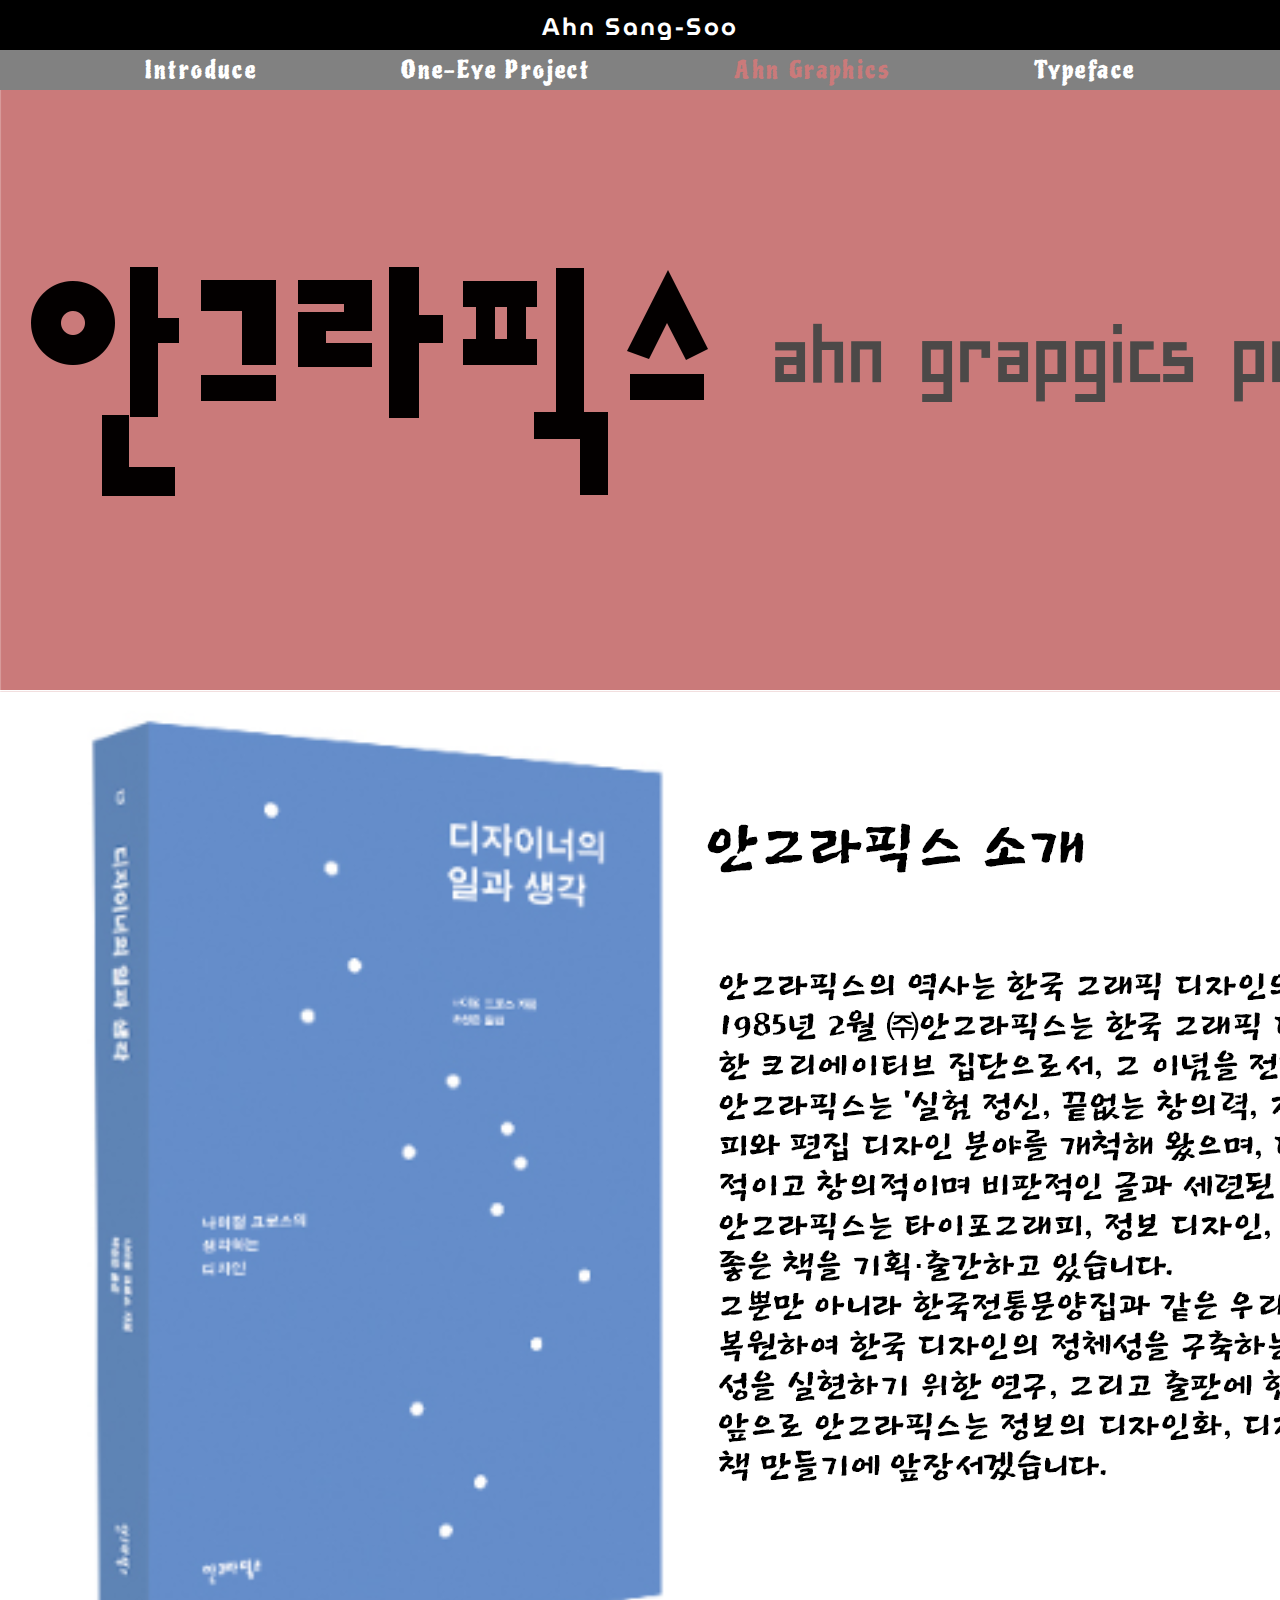
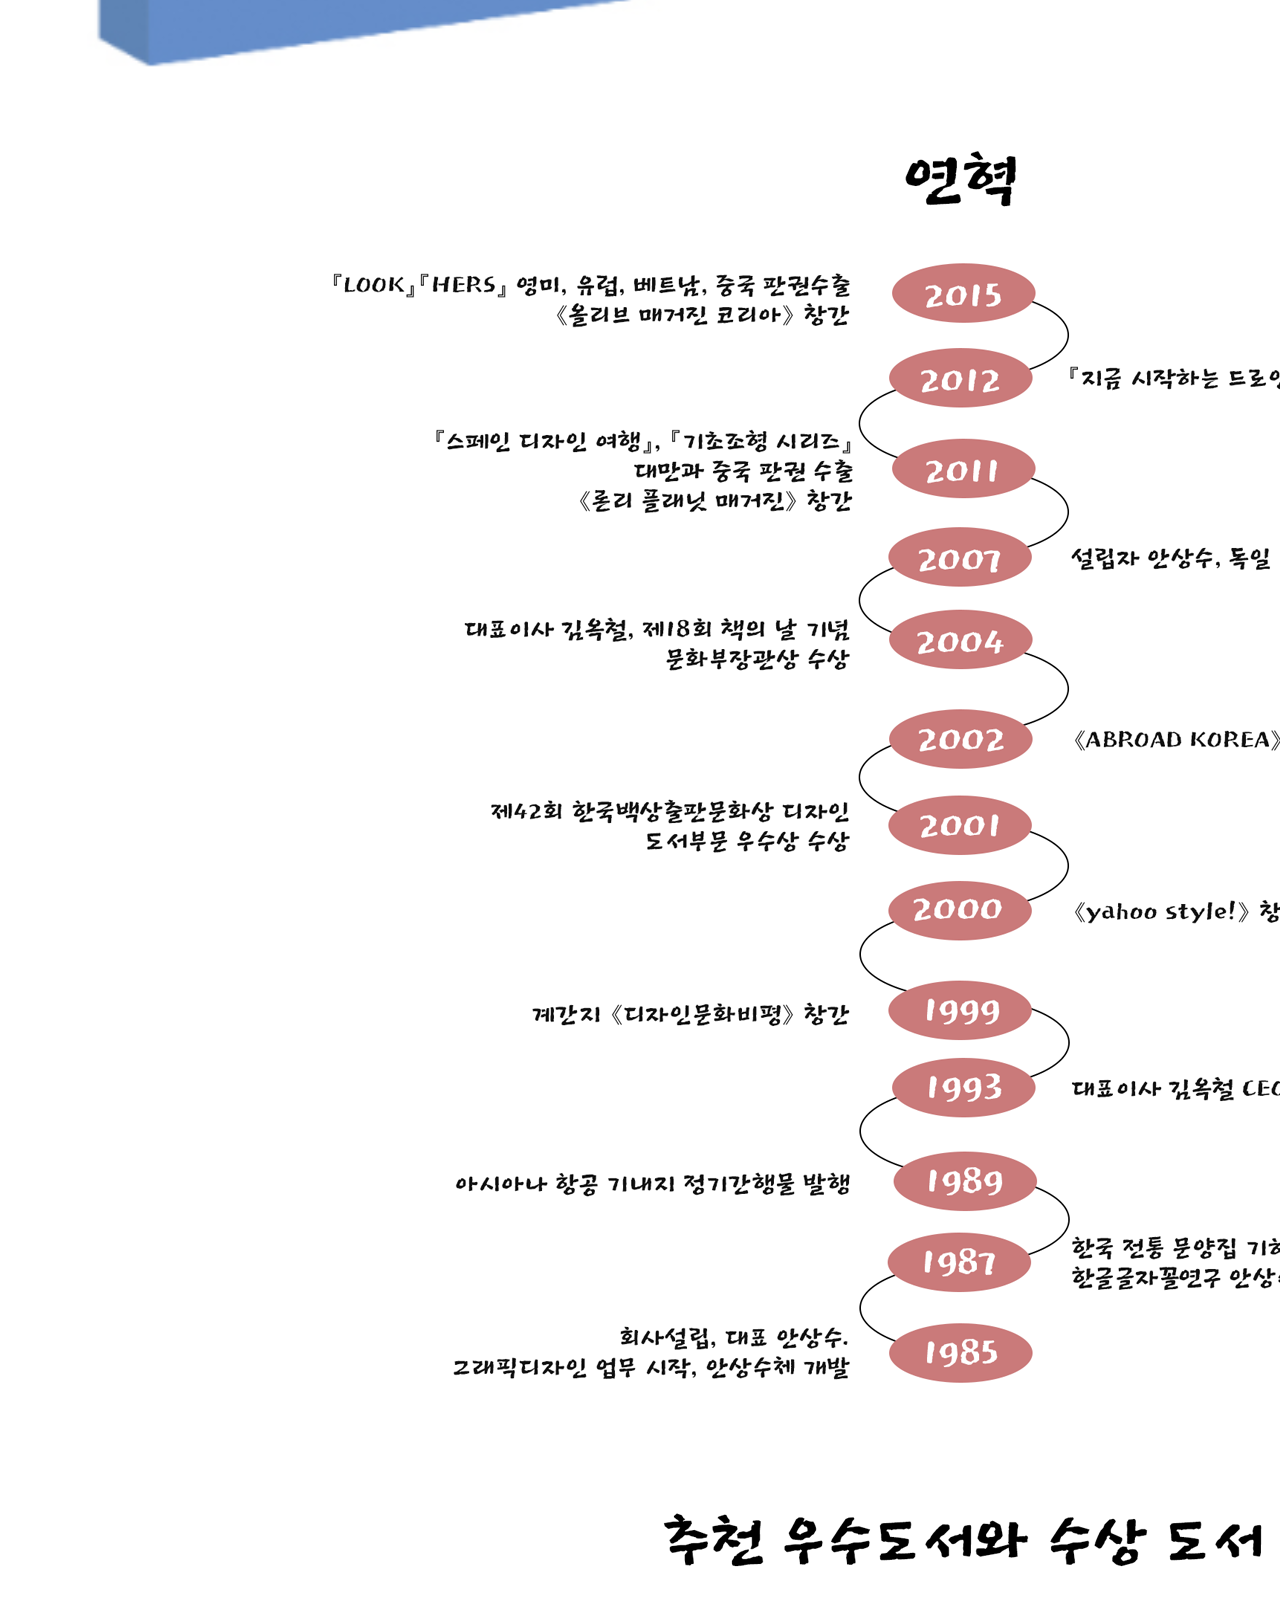
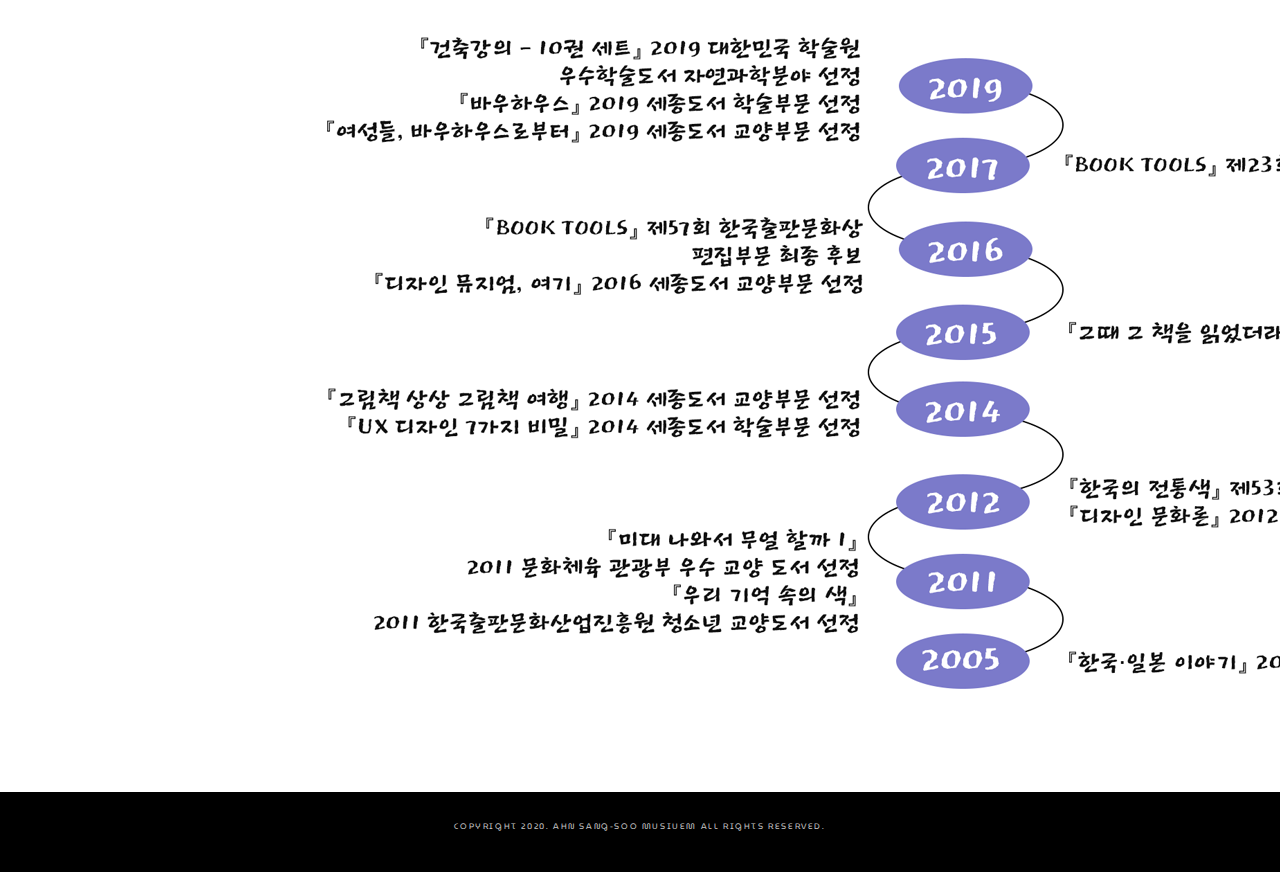
<file: p03.html>
<!DOCTYPE html>
<html lang="ko" dir="ltr">
<head>
  <meta charset="utf-8">
  <title>Ahn Sang-Soo</title>
  <link rel="stylesheet" href="css/master.css">
<link href="https://fonts.googleapis.com/css2?family=MuseoModerno:wght@100;200;300;400;500;600;700;800;900&display=swap" rel="stylesheet">
<link href="https://fonts.googleapis.com/css2?family=Piedra&display=swap" rel="stylesheet">
</head>
<body>
  <header class="logo_form">
    <div class="logotext_form">
    <a href="index.html">  Ahn Sang-Soo </a>
    </div>
  </header>
  <nav class="menu_form_01">
    <ui>
      <li class="menutext_form_01"><a href="p01.html">Introduce</a></li>
      <li class="menutext_form_01"><a href="p02.html">One-Eye Project</a></li>
      <li class="menutext_form_01"><a href="p03.html" style="color: #ca7a7a">Ahn Graphics</a></li>
      <li class="menutext_form_01"><a href="p04-1.html">Typeface</a></li>
    </ui>
  </nav>
  <section>
    <div class="p03_top"><div class="p03_img"><img src="img/p03_top_z_top.png"></div></div>
    <div class="p03_body"><img src="img/p03_body_01.png"></div>
    <div class="p03_body"><img src="img/p03_body_02.png"></div>
    <div class="p03_body"><img src="img/p03_body_03.png"></div>
  </section>
  <footer class="footer_form">
    <div class="footertext_form">
    copyright 2020. Ahn Sang-Soo Musiuem All Rights Reserved.
    </div>
  </footer>
</body>
</file>
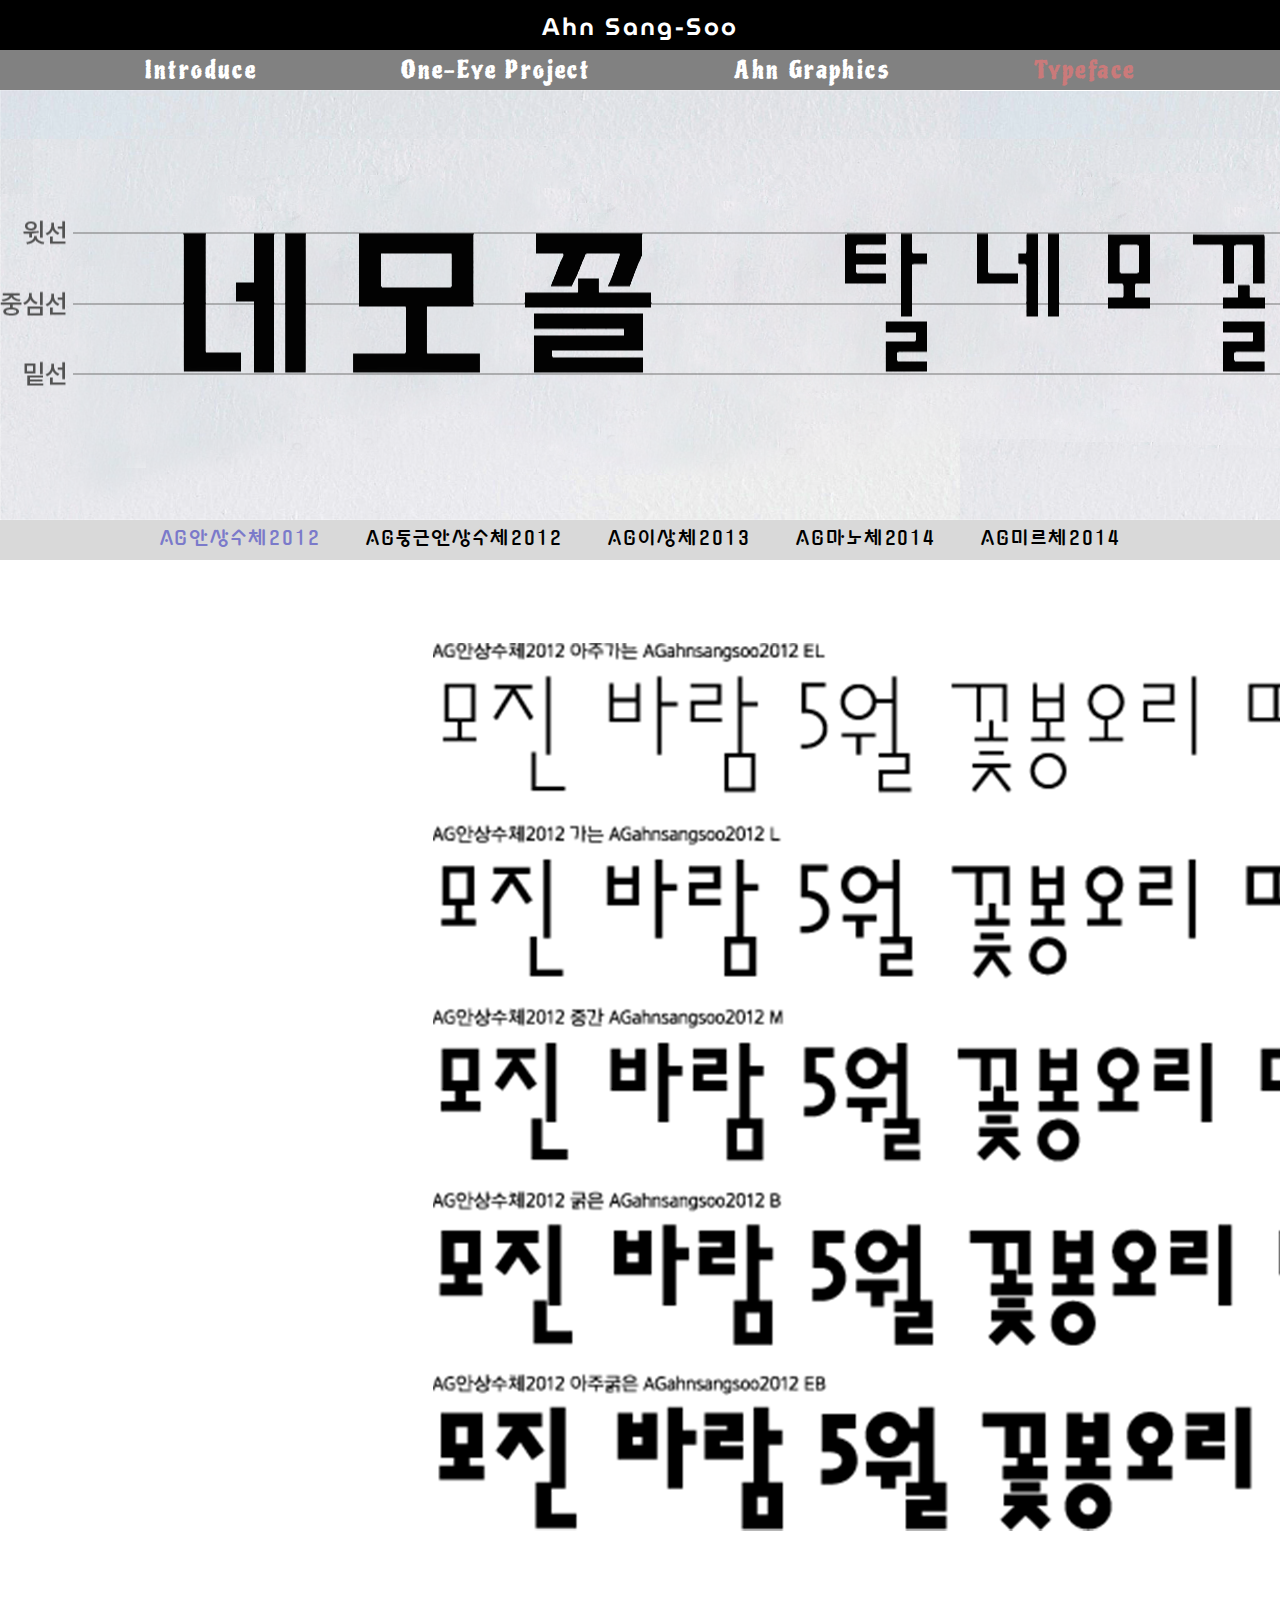
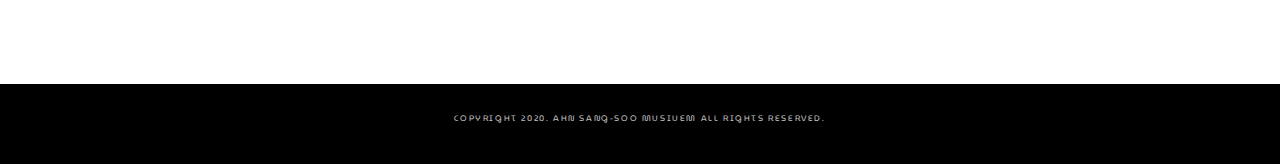
<file: p04-1.html>
<!DOCTYPE html>
<html lang="ko" dir="ltr">
<head>
  <meta charset="utf-8">
  <title>Ahn Sang-Soo</title>
  <link rel="stylesheet" href="css/master.css">
  <link href="https://fonts.googleapis.com/css2?family=MuseoModerno:wght@100;200;300;400;500;600;700;800;900&display=swap" rel="stylesheet">
  <link href="https://fonts.googleapis.com/css2?family=Piedra&display=swap" rel="stylesheet">
  <link href="https://fonts.googleapis.com/css2?family=Gugi&display=swap" rel="stylesheet">
</head>
<body>
  <header class="logo_form">
    <div class="logotext_form">
    <a href="index.html">  Ahn Sang-Soo </a>
    </div>
  </header>
  <nav class="menu_form_01">
    <ui>
      <li class="menutext_form_01"><a href="p01.html">Introduce</a></li>
      <li class="menutext_form_01"><a href="p02.html">One-Eye Project</a></li>
      <li class="menutext_form_01"><a href="p03.html">Ahn Graphics</a></li>
      <li class="menutext_form_01"><a href="p04-1.html" style="color: #ca7a7a">Typeface</a></li>
    </ui>
  </nav>
  <section>
    <div class="p04_top"><div class="p04_img"><img src="img/p04_top_z_top.png"></div></div>
  </section>
  <nav class="menu_form_02" >
    <ui>
      <li class="menutext_form_02"><a href="p04-1.html" style="color: #7b7aca">AG안상수체2012</a></li>
      <li class="menutext_form_02"><a href="p04-2.html">AG둥근안상수체2012</a></li>
      <li class="menutext_form_02"><a href="p04-3.html">AG이상체2013</a></li>
      <li class="menutext_form_02"><a href="p04-4.html">AG마노체2014</a></li>
      <li class="menutext_form_02"><a href="p04-5.html">AG미르체2014</a></li>
    </ui>
  </nav>
  <section>
    <div class="p04_body"><img src="img/p04_01_body.png"></div>
  </section>
  <footer class="footer_form">
    <div class="footertext_form">
    copyright 2020. Ahn Sang-Soo Musiuem All Rights Reserved.
    </div>
  </footer>
</body>
</file>
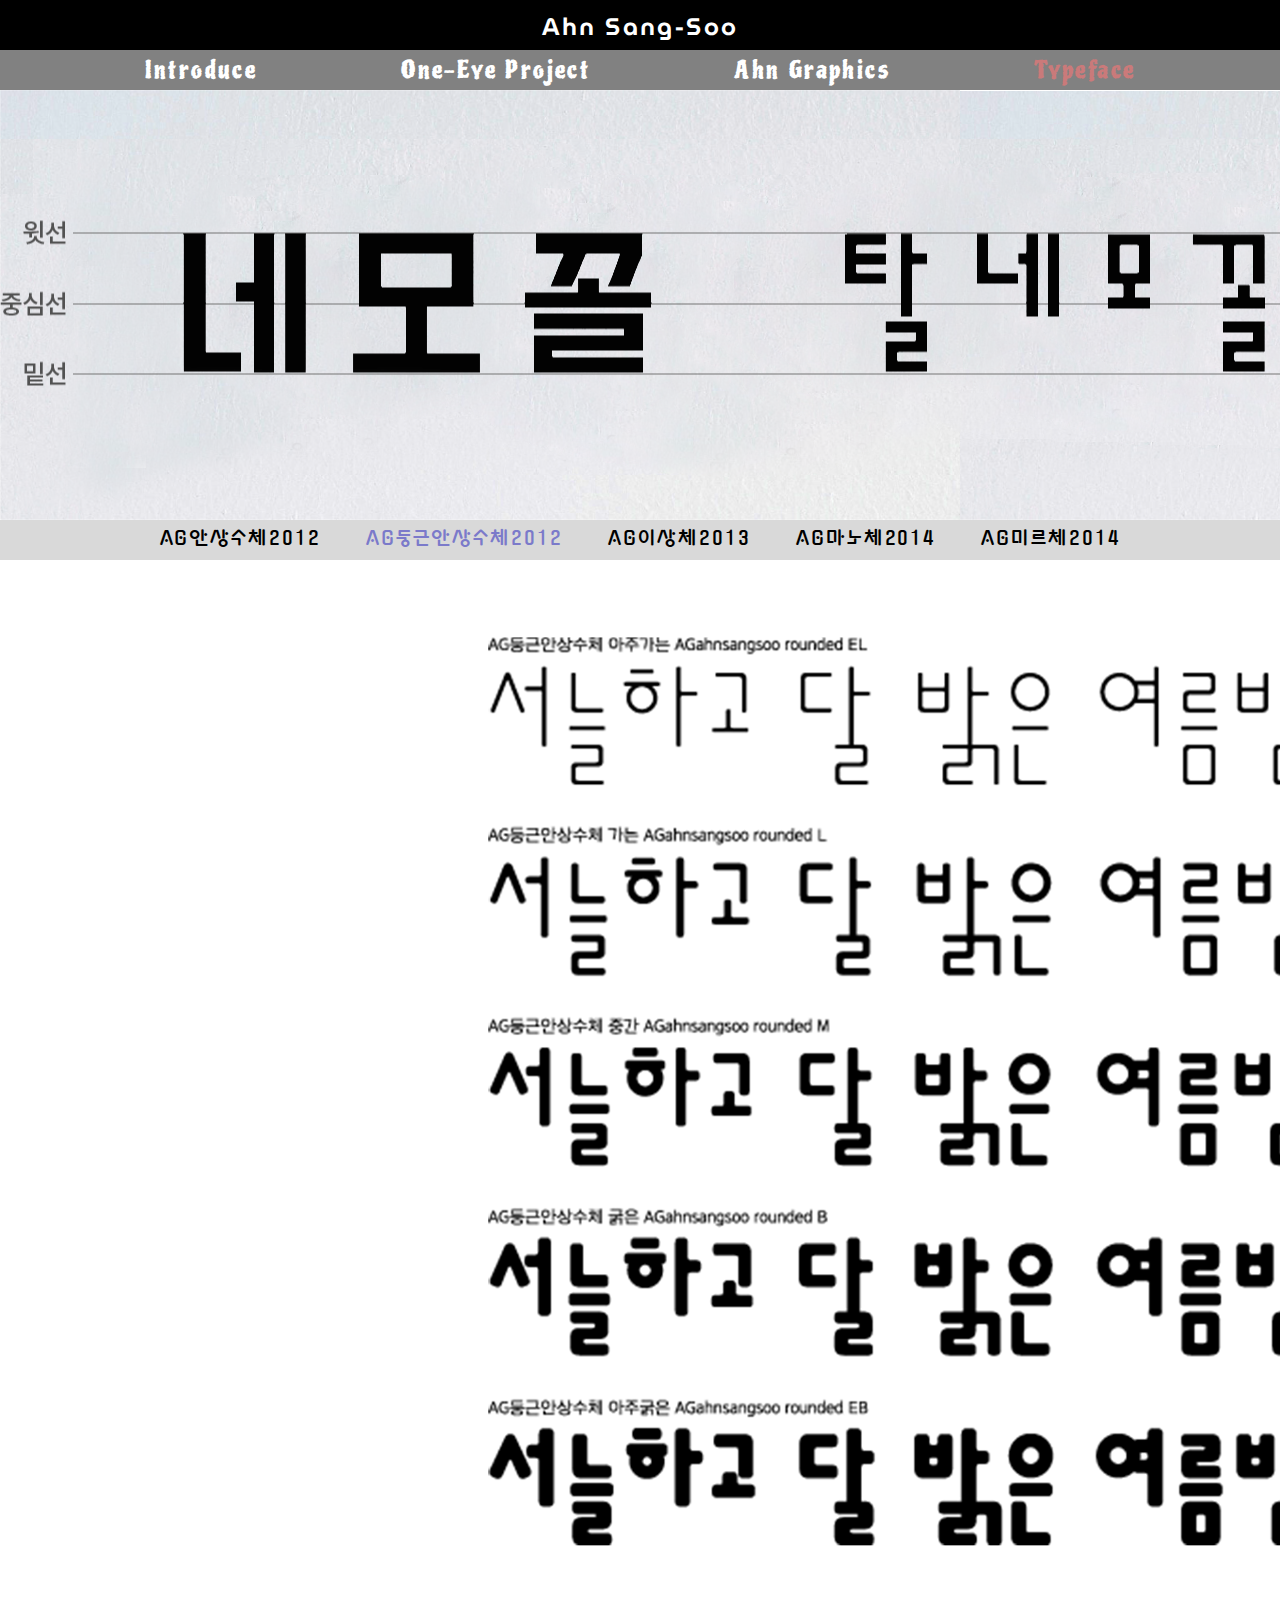
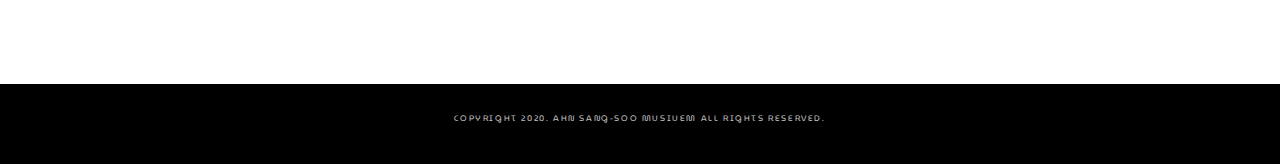
<file: p04-2.html>
<!DOCTYPE html>
<html lang="ko" dir="ltr">
<head>
  <meta charset="utf-8">
  <title>Ahn Sang-Soo</title>
  <link rel="stylesheet" href="css/master.css">
  <link href="https://fonts.googleapis.com/css2?family=MuseoModerno:wght@100;200;300;400;500;600;700;800;900&display=swap" rel="stylesheet">
  <link href="https://fonts.googleapis.com/css2?family=Piedra&display=swap" rel="stylesheet">
  <link href="https://fonts.googleapis.com/css2?family=Gugi&display=swap" rel="stylesheet">
</head>
<body>
  <header class="logo_form">
    <div class="logotext_form">
    <a href="index.html">  Ahn Sang-Soo </a>
    </div>
  </header>
  <nav class="menu_form_01">
    <ui>
      <li class="menutext_form_01"><a href="p01.html">Introduce</a></li>
      <li class="menutext_form_01"><a href="p02.html">One-Eye Project</a></li>
      <li class="menutext_form_01"><a href="p03.html">Ahn Graphics</a></li>
      <li class="menutext_form_01"><a href="p04-1.html" style="color: #ca7a7a">Typeface</a></li>
    </ui>
  </nav>
  <section>
    <div class="p04_top"><div class="p04_img"><img src="img/p04_top_z_top.png"></div>
  </section>
  <nav class="menu_form_02" >
    <ui>
      <li class="menutext_form_02"><a href="p04-1.html">AG안상수체2012</a></li>
      <li class="menutext_form_02"><a href="p04-2.html" style="color: #7b7aca">AG둥근안상수체2012</a></li>
      <li class="menutext_form_02"><a href="p04-3.html">AG이상체2013</a></li>
      <li class="menutext_form_02"><a href="p04-4.html">AG마노체2014</a></li>
      <li class="menutext_form_02"><a href="p04-5.html">AG미르체2014</a></li>
    </ui>
  </nav>
  <section>
    <div class="p04_body"><img src="img/p04_02_body.png"></div>
  </section>
  <footer class="footer_form">
    <div class="footertext_form">
    copyright 2020. Ahn Sang-Soo Musiuem All Rights Reserved.
    </div>
  </footer>
</body>
</file>
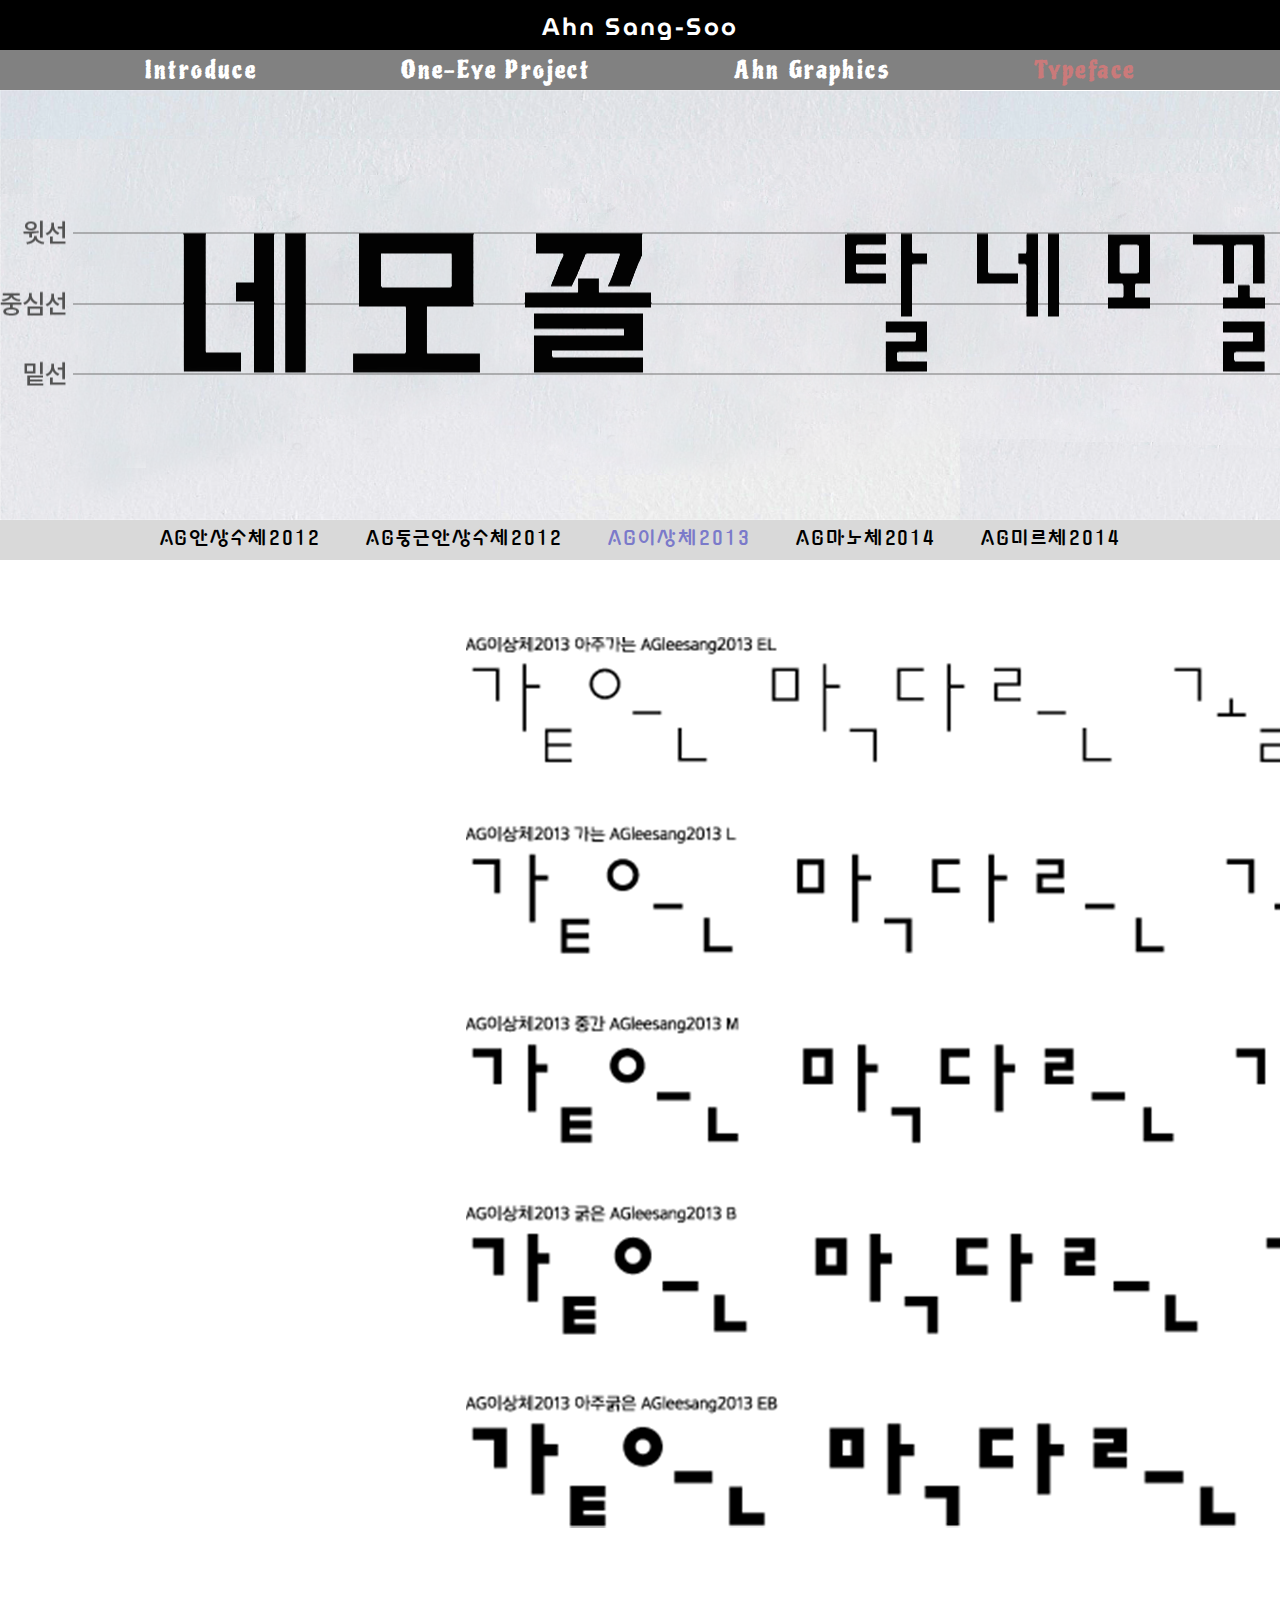
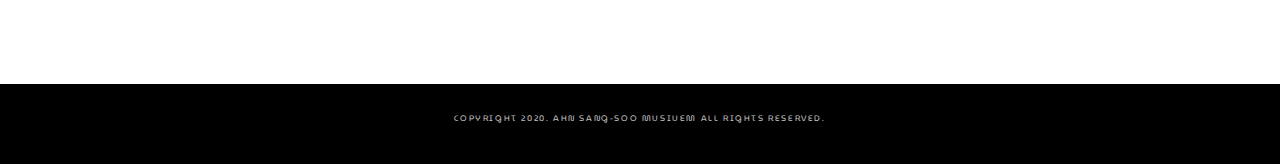
<file: p04-3.html>
<!DOCTYPE html>
<html lang="ko" dir="ltr">
<head>
  <meta charset="utf-8">
  <title>Ahn Sang-Soo</title>
  <link rel="stylesheet" href="css/master.css">
  <link href="https://fonts.googleapis.com/css2?family=MuseoModerno:wght@100;200;300;400;500;600;700;800;900&display=swap" rel="stylesheet">
  <link href="https://fonts.googleapis.com/css2?family=Piedra&display=swap" rel="stylesheet">
  <link href="https://fonts.googleapis.com/css2?family=Gugi&display=swap" rel="stylesheet">
</head>
<body>
  <header class="logo_form">
    <div class="logotext_form">
    <a href="index.html">  Ahn Sang-Soo </a>
    </div>
  </header>
  <nav class="menu_form_01">
    <ui>
      <li class="menutext_form_01"><a href="p01.html">Introduce</a></li>
      <li class="menutext_form_01"><a href="p02.html">One-Eye Project</a></li>
      <li class="menutext_form_01"><a href="p03.html">Ahn Graphics</a></li>
      <li class="menutext_form_01"><a href="p04-1.html" style="color: #ca7a7a">Typeface</a></li>
    </ui>
  </nav>
  <section>
    <div class="p04_top"><div class="p04_img"><img src="img/p04_top_z_top.png"></div>
  </section>
  <nav class="menu_form_02" >
    <ui>
      <li class="menutext_form_02"><a href="p04-1.html">AG안상수체2012</a></li>
      <li class="menutext_form_02"><a href="p04-2.html">AG둥근안상수체2012</a></li>
      <li class="menutext_form_02"><a href="p04-3.html" style="color: #7b7aca">AG이상체2013</a></li>
      <li class="menutext_form_02"><a href="p04-4.html">AG마노체2014</a></li>
      <li class="menutext_form_02"><a href="p04-5.html">AG미르체2014</a></li>
    </ui>
  </nav>
  <section>
    <div class="p04_body"><img src="img/p04_03_body.png"></div>
  </section>
  <footer class="footer_form">
    <div class="footertext_form">
    copyright 2020. Ahn Sang-Soo Musiuem All Rights Reserved.
    </div>
  </footer>
</body>
</file>
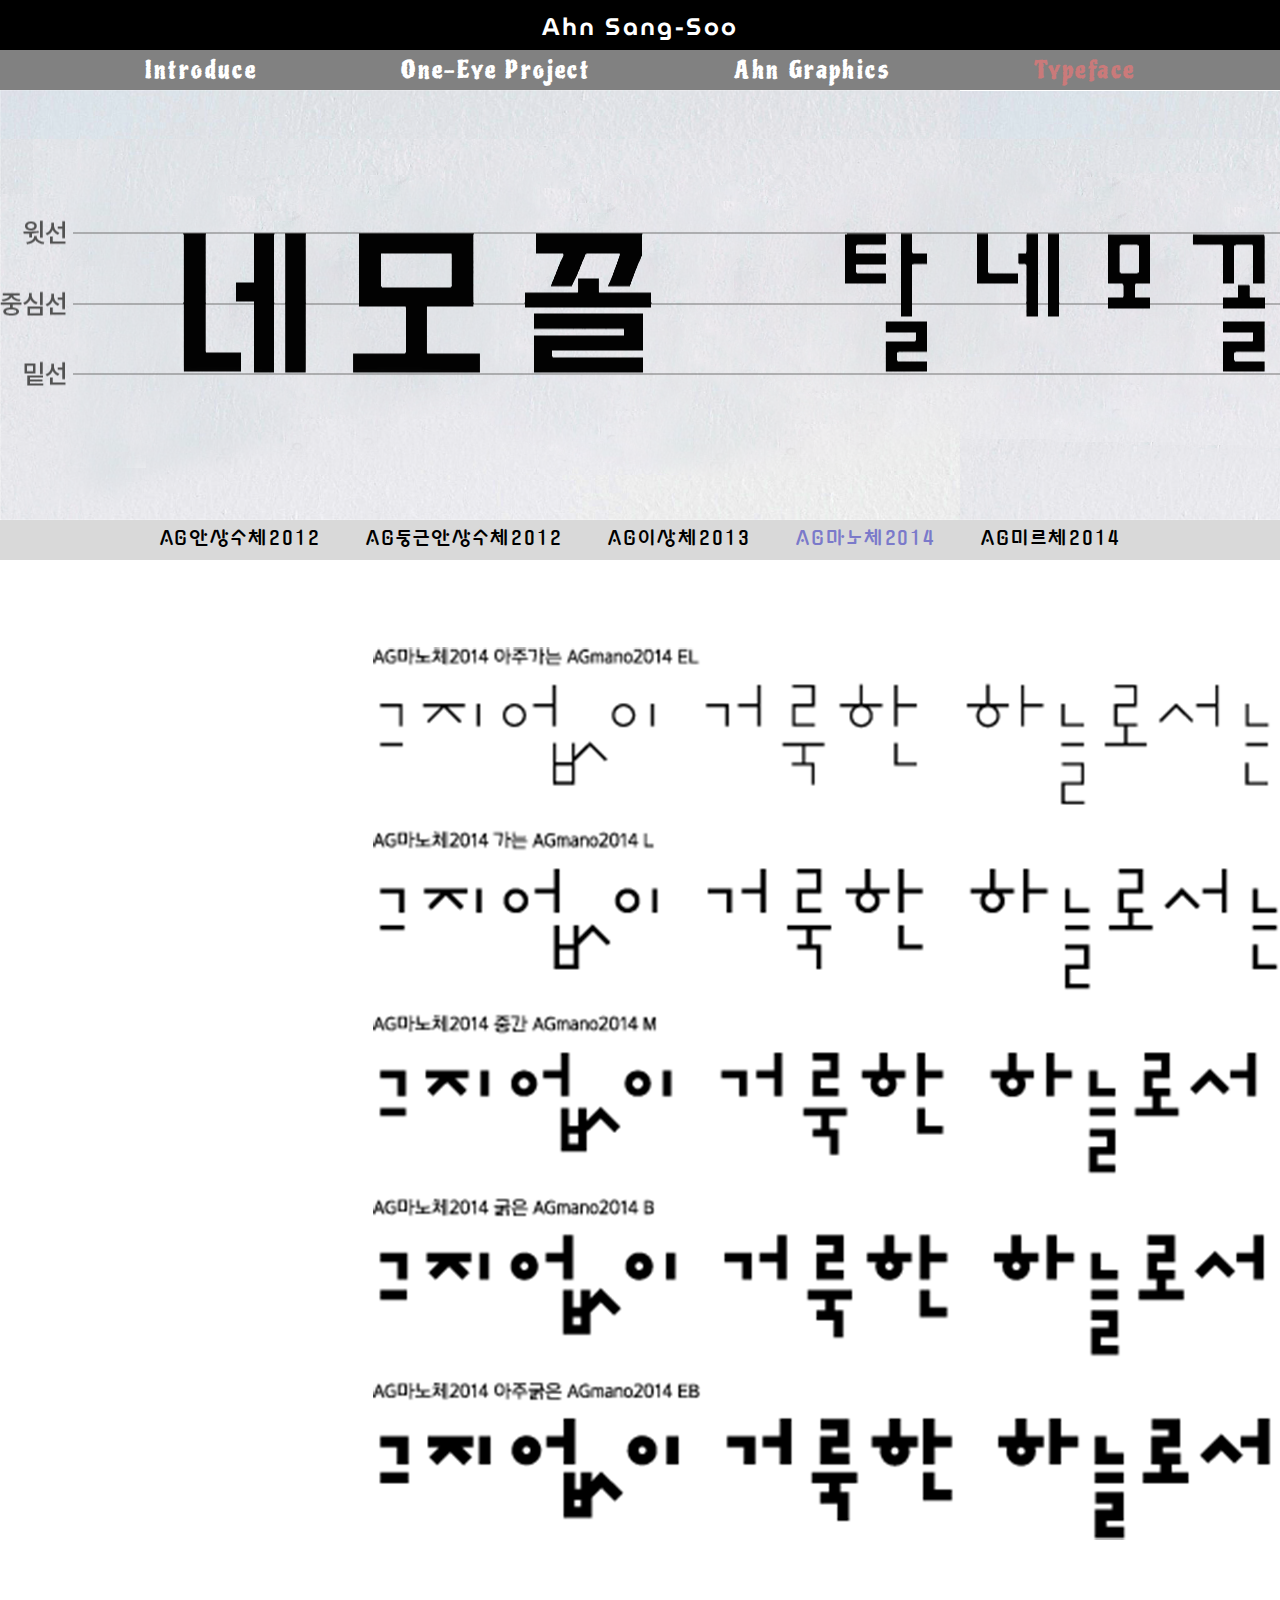
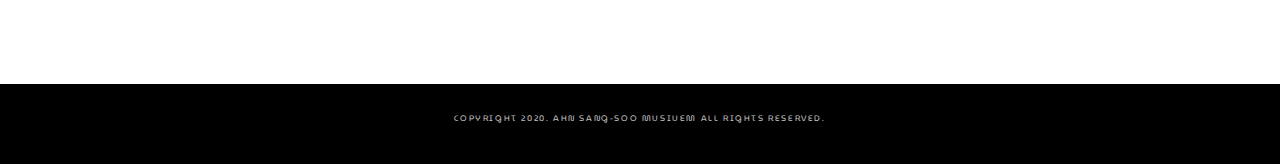
<file: p04-4.html>
<!DOCTYPE html>
<html lang="ko" dir="ltr">
<head>
  <meta charset="utf-8">
  <title>Ahn Sang-Soo</title>
  <link rel="stylesheet" href="css/master.css">
  <link href="https://fonts.googleapis.com/css2?family=MuseoModerno:wght@100;200;300;400;500;600;700;800;900&display=swap" rel="stylesheet">
  <link href="https://fonts.googleapis.com/css2?family=Piedra&display=swap" rel="stylesheet">
  <link href="https://fonts.googleapis.com/css2?family=Gugi&display=swap" rel="stylesheet">
</head>
<body>
  <header class="logo_form">
    <div class="logotext_form">
    <a href="index.html">  Ahn Sang-Soo </a>
    </div>
  </header>
  <nav class="menu_form_01">
    <ui>
      <li class="menutext_form_01"><a href="p01.html">Introduce</a></li>
      <li class="menutext_form_01"><a href="p02.html">One-Eye Project</a></li>
      <li class="menutext_form_01"><a href="p03.html">Ahn Graphics</a></li>
      <li class="menutext_form_01"><a href="p04-1.html" style="color: #ca7a7a">Typeface</a></li>
    </ui>
  </nav>
  <section>
    <div class="p04_top"><div class="p04_img"><img src="img/p04_top_z_top.png"></div>
  </section>
  <nav class="menu_form_02" >
    <ui>
      <li class="menutext_form_02"><a href="p04-1.html">AG안상수체2012</a></li>
      <li class="menutext_form_02"><a href="p04-2.html">AG둥근안상수체2012</a></li>
      <li class="menutext_form_02"><a href="p04-3.html">AG이상체2013</a></li>
      <li class="menutext_form_02"><a href="p04-4.html" style="color: #7b7aca">AG마노체2014</a></li>
      <li class="menutext_form_02"><a href="p04-5.html">AG미르체2014</a></li>
    </ui>
  </nav>
  <section>
    <div class="p04_body"><img src="img/p04_04_body.png"></div>
  </section>
  <footer class="footer_form">
    <div class="footertext_form">
    copyright 2020. Ahn Sang-Soo Musiuem All Rights Reserved.
    </div>
  </footer>
</body>
</file>
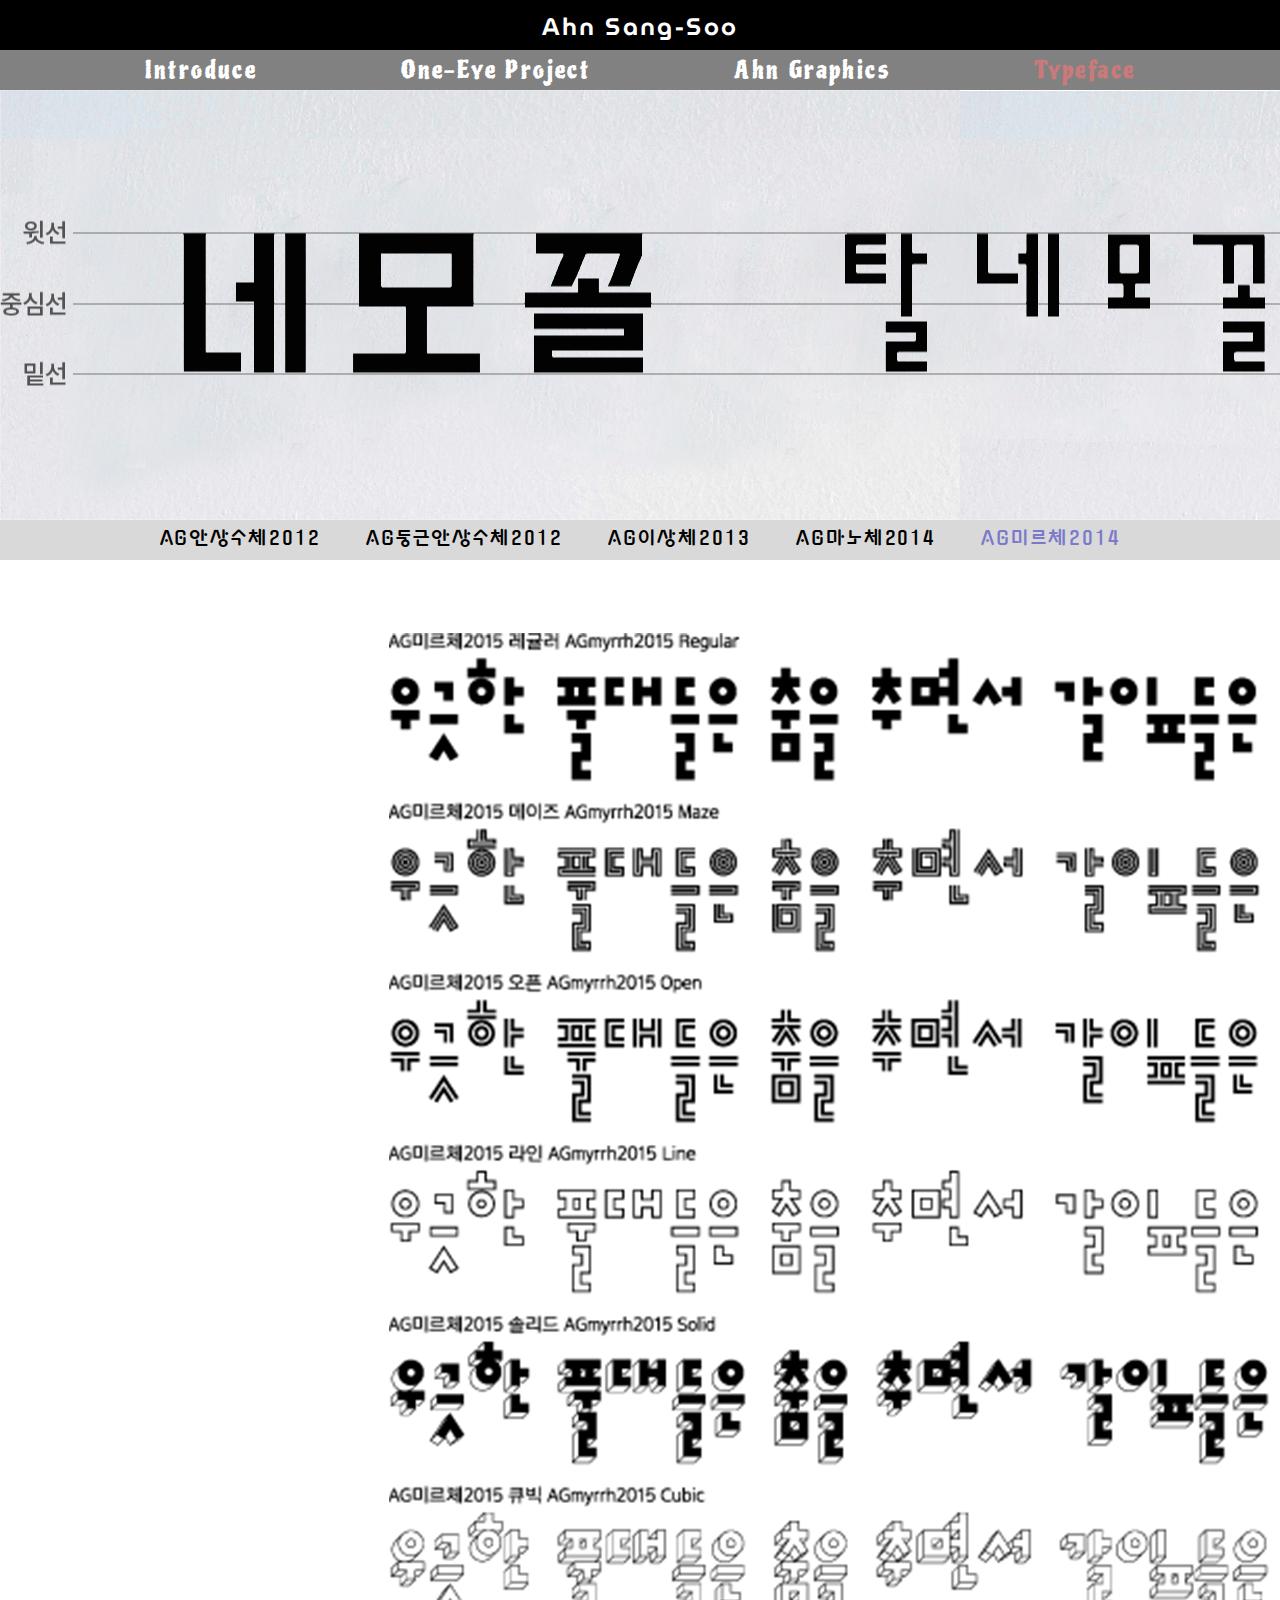
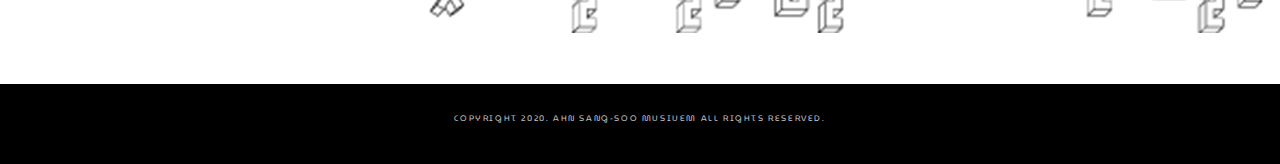
<file: p04-5.html>
<!DOCTYPE html>
<html lang="ko" dir="ltr">
<head>
  <meta charset="utf-8">
  <title>Ahn Sang-Soo</title>
  <link rel="stylesheet" href="css/master.css">
  <link href="https://fonts.googleapis.com/css2?family=MuseoModerno:wght@100;200;300;400;500;600;700;800;900&display=swap" rel="stylesheet">
  <link href="https://fonts.googleapis.com/css2?family=Piedra&display=swap" rel="stylesheet">
  <link href="https://fonts.googleapis.com/css2?family=Gugi&display=swap" rel="stylesheet">
</head>
<body>
  <header class="logo_form">
    <div class="logotext_form">
    <a href="index.html">  Ahn Sang-Soo </a>
    </div>
  </header>
  <nav class="menu_form_01">
    <ui>
      <li class="menutext_form_01"><a href="p01.html">Introduce</a></li>
      <li class="menutext_form_01"><a href="p02.html">One-Eye Project</a></li>
      <li class="menutext_form_01"><a href="p03.html">Ahn Graphics</a></li>
      <li class="menutext_form_01"><a href="p04-1.html" style="color: #ca7a7a">Typeface</a></li>
    </ui>
  </nav>
  <section>
    <div class="p04_top"><div class="p04_img"><img src="img/p04_top_z_top.png"></div>
  </section>
  <nav class="menu_form_02" >
    <ui>
      <li class="menutext_form_02"><a href="p04-1.html">AG안상수체2012</a></li>
      <li class="menutext_form_02"><a href="p04-2.html">AG둥근안상수체2012</a></li>
      <li class="menutext_form_02"><a href="p04-3.html">AG이상체2013</a></li>
      <li class="menutext_form_02"><a href="p04-4.html">AG마노체2014</a></li>
      <li class="menutext_form_02"><a href="p04-5.html" style="color: #7b7aca">AG미르체2014</a></li>
    </ui>
  </nav>
  <section>
    <div class="p04_body"><img src="img/p04_05_body.png"></div>
  </section>
  <footer class="footer_form">
    <div class="footertext_form">
    copyright 2020. Ahn Sang-Soo Musiuem All Rights Reserved.
    </div>
  </footer>
</body>
</file>
<file: css/master.css>
*{margin: 0;}
body{width:50%;}
html, body{width: 100%;}


.logo_form{height: 50px;background-color: #000000;text-align: center;}
.logotext_form{color: #ffffff;font-family: 'MuseoModerno', cursive;font-size: 1.5em; font-weight: 600;letter-spacing:
.1em; position: relative; top: 8px;}

.logotext_form a:link{text-decoration: none; color: white;}
.logotext_form a:visited{color: white;}
.logotext_form a:active{color: white;}
.logotext_form a:hover{color: white;}

.menu_form_01{height: 40px; background-color: #818181; text-align: center;}
.menutext_form_01{display: inline-block; margin: 2px 70px 2px 70px; font-family: 'Piedra', cursive; font-size: 1.5em; font-weight: 400;letter-spacing:
.1em; position: relative; top: 3px;}

.menutext_form_01 a:link{text-decoration: none; color: white;}
.menutext_form_01 a:visited{color: white;}
.menutext_form_01 a:active{color: white;}
.menutext_form_01 a:hover{color: #ca7a7a;}


#pr1{height: 920px; width: 100%; background-size: cover;}
#pr2{height: 850px; width: 100%; background-size: cover;}
#pr3{height: 670px; width: 100%; background-size: cover;}
#pr4{height: 610px; width: 100%; background-size: cover;}

.p1{background-image: url(../img/bg_01.png);}
.p2{background-image: url(../img/bg_02.png);}
.p3{background-image: url(../img/bg_03.png);}
.p4{background-image: url(../img/bg_04.png);}

.footer_form{height: 80px;background-color: black;text-align: center;}
.footertext_form{color: #c7c7c7;font-family: 'MuseoModerno', cursive;font-size: 8px;font-weight: 400; letter-spacing: .2em; position: relative; top: 35%;text-transform: uppercase;}

.p01_top{background-image: url(../img/p01_top.png);height: 900px; background-size: cover; position: relative;}
.p01_body{text-align: center;}

.p02_top{background-image: url(../img/p02_top.png);height: 700px; background-size: cover; position: relative;}
.p02_body{text-align: center;}

.p03_top{background-image: url(../img/p03_top.png);height: 600px; background-size: cover; position: relative;}
.p03_img{position: relative; left: 50%; top: 50%; transform: translateX(-50%) translateY(-50%); text-align: center;}
.p03_body{text-align: left;}

.p04_top{background-image: url(../img/p04_top.png);height: 430px; background-size: cover; position: relative;}
.p04_img{position: relative; left: 50%;top: 50%;transform:translateX(-50%) translateY(-50%);text-align: center;}
.p04_body{background-position: center; text-align: center;}

.menu_form_02{height: 40px; background-color: #d9d9d9; text-align: center;width: 100%;}
.menutext_form_02{display: inline-block; margin: 7px 1.6% 7px 1.6%; font-family: 'Gugi', cursive; font-size: 1.2em; font-weight: 400;letter-spacing:
.1em; top: 3px;}

.menutext_form_02 a:link{text-decoration: none; color: black;}
.menutext_form_02 a:visited{color: white;}
.menutext_form_02 a:active{color: white;}
.menutext_form_02 a:hover{color: #7b7aca;}
</file>
